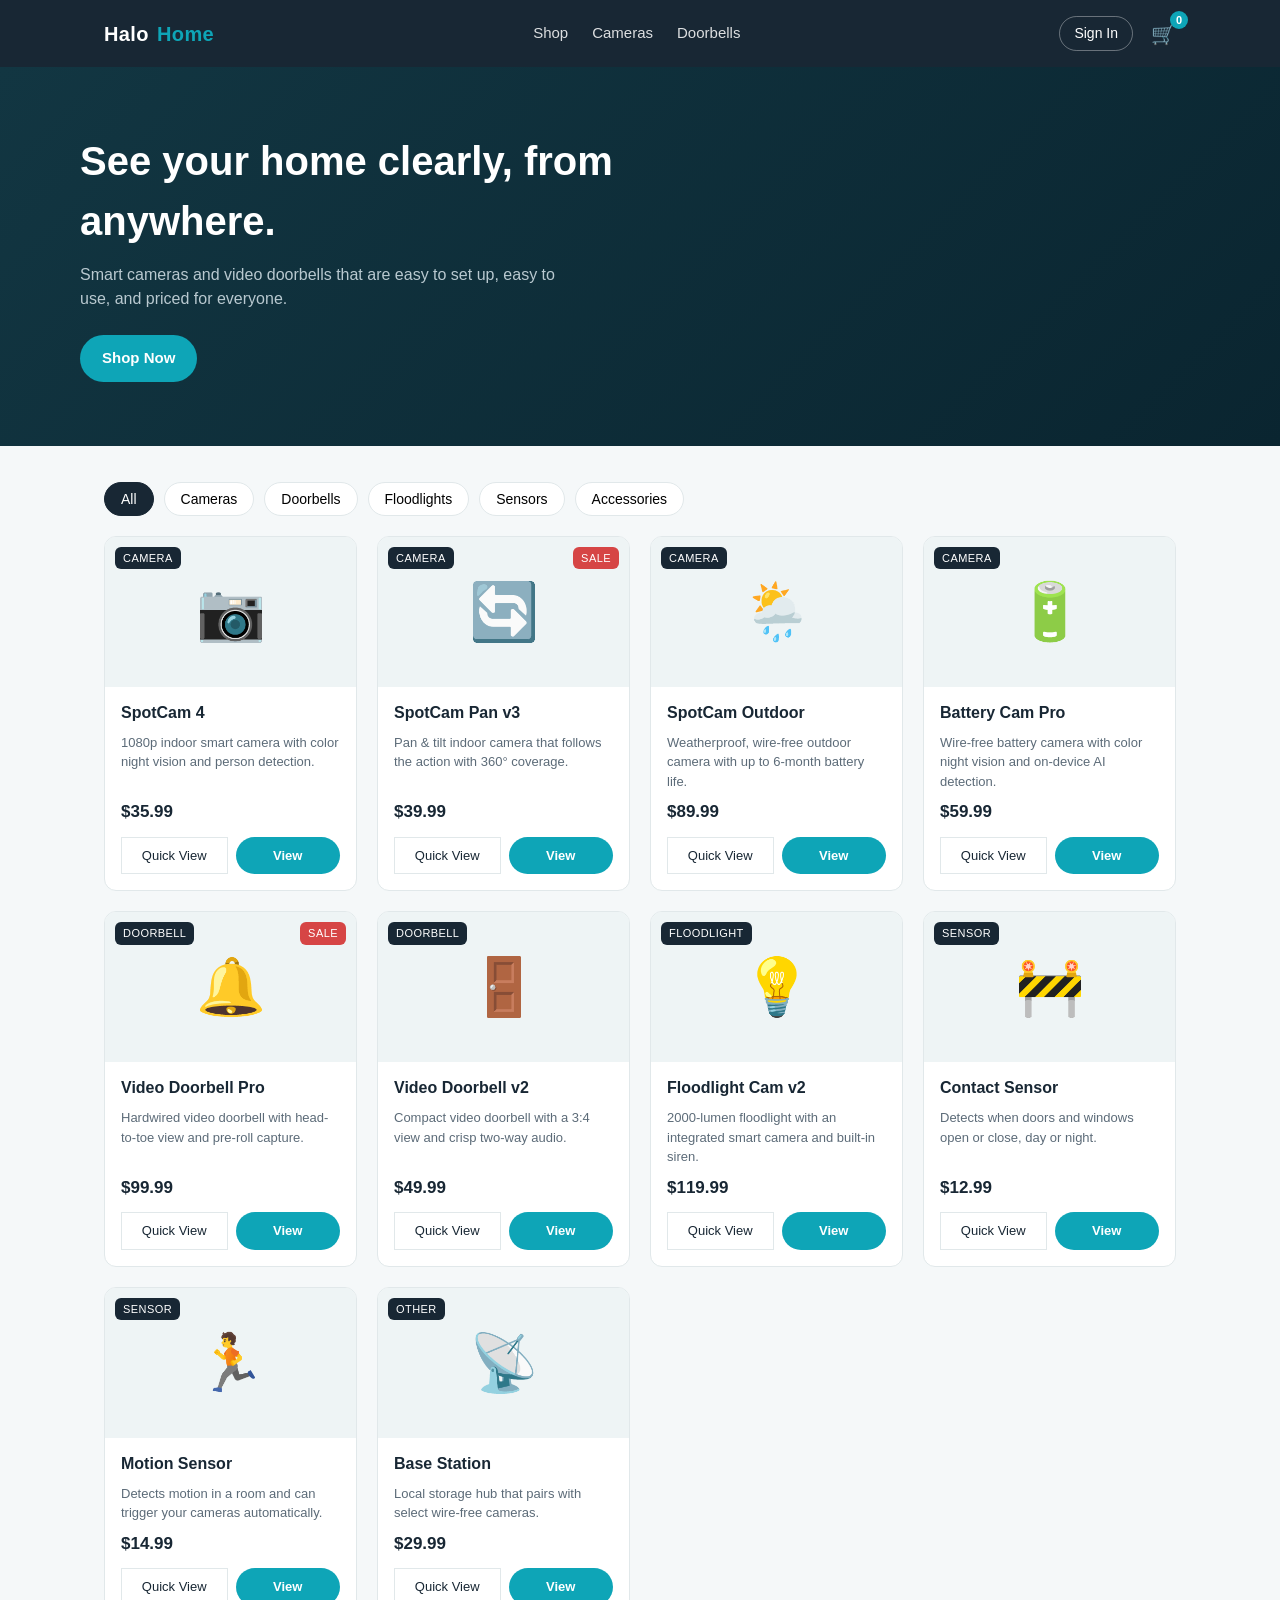
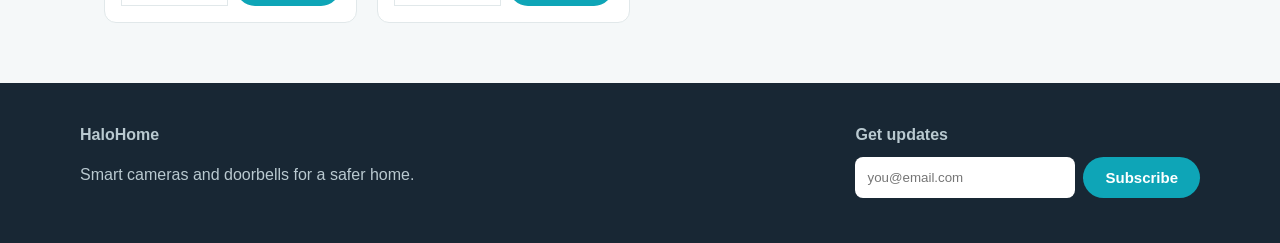
<file: index.html>
<!doctype html>
<html lang="en">
<head>
<meta charset="utf-8" />
<meta name="viewport" content="width=device-width, initial-scale=1" />
<title>HaloHome — Smart Home Security</title>
<link rel="stylesheet" href="css/style.css" />
<script src="js/rudder-config.js"></script>
</head>
<body>

<header class="site-header">
  <div class="header-inner">
    <a class="logo" href="index.html">Halo<span class="dot">Home</span></a>
    <nav class="main-nav">
      <a href="index.html">Shop</a>
      <a href="index.html#cameras">Cameras</a>
      <a href="index.html#doorbells">Doorbells</a>
    </nav>
    <div class="header-actions">
      <a class="btn-ghost-light" href="login.html" id="account-link">Sign In</a>
      <a class="cart-link" href="cart.html">🛒<span class="cart-badge" id="cart-count">0</span></a>
    </div>
  </div>
</header>

<section class="hero">
  <div class="hero-inner">
    <h1>See your home clearly, from anywhere.</h1>
    <p>Smart cameras and video doorbells that are easy to set up, easy to use, and priced for everyone.</p>
    <a class="btn" href="#shop">Shop Now</a>
  </div>
</section>

<div class="container" id="shop">
  <div class="filters" id="filters"></div>
  <div class="product-grid" id="product-grid"></div>
</div>

<div class="modal-backdrop" id="quick-view-modal">
  <div class="modal">
    <button class="modal-close" id="quick-view-close">✕</button>
    <div id="quick-view-body"></div>
  </div>
</div>

<div class="toast" id="toast"></div>

<footer class="site-footer">
  <div class="footer-inner">
    <div>
      <strong>HaloHome</strong>
      <p>Smart cameras and doorbells for a safer home.</p>
    </div>
    <div class="newsletter">
      <strong>Get updates</strong>
      <form id="newsletter-form">
        <input type="email" placeholder="you@email.com" required />
        <button class="btn" type="submit">Subscribe</button>
      </form>
    </div>
  </div>
</footer>

<script src="js/products.js"></script>
<script src="js/analytics.js"></script>
<script src="js/cart.js"></script>
<script>
  const CATEGORIES = ["all", "camera", "doorbell", "floodlight", "sensor", "other"];
  const CATEGORY_LABELS = {
    all: "All",
    camera: "Cameras",
    doorbell: "Doorbells",
    floodlight: "Floodlights",
    sensor: "Sensors",
    other: "Accessories"
  };
  let activeCategory = "all";

  function renderFilters() {
    const el = document.getElementById("filters");
    el.innerHTML = CATEGORIES.map(
      (c) => `<button class="filter-chip ${c === activeCategory ? "active" : ""}" data-cat="${c}">${CATEGORY_LABELS[c]}</button>`
    ).join("");
    el.querySelectorAll(".filter-chip").forEach((btn) => {
      btn.addEventListener("click", () => {
        activeCategory = btn.dataset.cat;
        renderFilters();
        renderGrid();
      });
    });
  }

  function renderGrid() {
    const grid = document.getElementById("product-grid");
    const items = activeCategory === "all" ? PRODUCTS : PRODUCTS.filter((p) => p.category === activeCategory);
    grid.innerHTML = items.map((p) => `
      <div class="product-card">
        <div class="product-media">
          <span class="badge">${p.category}</span>
          ${p.discount ? '<span class="badge discount">Sale</span>' : ""}
          ${p.icon}
        </div>
        <div class="product-body">
          <h3>${p.name}</h3>
          <p class="desc">${p.description}</p>
          <div class="price-row">
            <span class="price">${formatPrice(p.price)}</span>
          </div>
          <div class="card-actions">
            <button class="btn-secondary" data-quickview="${p.sku}">Quick View</button>
            <a class="btn" href="product.html?sku=${p.sku}">View</a>
          </div>
        </div>
      </div>
    `).join("");

    grid.querySelectorAll("[data-quickview]").forEach((btn) => {
      btn.addEventListener("click", () => openQuickView(btn.dataset.quickview));
    });
  }

  function openQuickView(sku) {
    const p = findProduct(sku);
    if (!p) return;
    document.getElementById("quick-view-body").innerHTML = `
      <div style="font-size:64px; text-align:center; margin-bottom:12px;">${p.icon}</div>
      <h2 style="margin:0 0 6px;">${p.name}</h2>
      <p style="color:var(--muted); margin:0 0 14px;">${p.description}</p>
      <p class="price" style="font-size:20px; margin-bottom:16px;">${formatPrice(p.price)}</p>
      <a class="btn" style="width:100%; text-align:center; display:block;" href="product.html?sku=${p.sku}">View Full Details</a>
    `;
    document.getElementById("quick-view-modal").classList.add("open");

    // product_viewed: fired for lightweight "quick look" impressions from the
    // grid, as distinct from the full pdp_viewed event on the PDP itself.
    trackProductViewed(p.name);
  }

  document.getElementById("quick-view-close").addEventListener("click", () => {
    document.getElementById("quick-view-modal").classList.remove("open");
  });
  document.getElementById("quick-view-modal").addEventListener("click", (e) => {
    if (e.target.id === "quick-view-modal") e.target.classList.remove("open");
  });

  function showToast(message) {
    const toast = document.getElementById("toast");
    toast.textContent = message;
    toast.classList.add("show");
    setTimeout(() => toast.classList.remove("show"), 2200);
  }

  document.getElementById("newsletter-form").addEventListener("submit", (e) => {
    e.preventDefault();
    trackFormSubmit();
    showToast("Thanks for subscribing!");
    e.target.reset();
  });

  const loggedInEmail = localStorage.getItem("halo_user_email");
  if (loggedInEmail) {
    const link = document.getElementById("account-link");
    link.textContent = "My Account";
    link.href = "account.html";
  }

  renderFilters();
  renderGrid();
  trackPage();
</script>
</body>
</html>
</file>
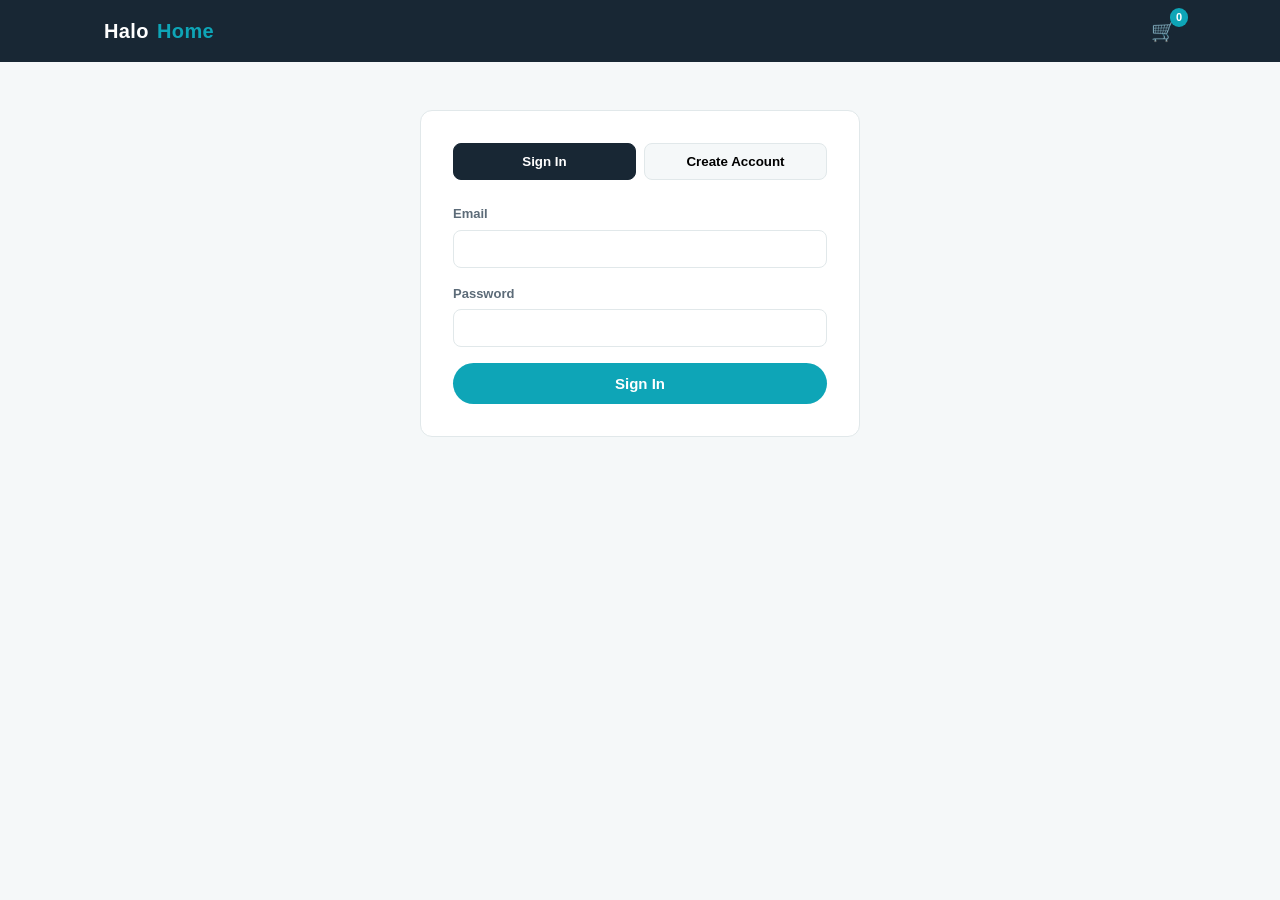
<file: account.html>
<!doctype html>
<html lang="en">
<head>
<meta charset="utf-8" />
<meta name="viewport" content="width=device-width, initial-scale=1" />
<title>My Account — HaloHome</title>
<link rel="stylesheet" href="css/style.css" />
<script src="js/rudder-config.js"></script>
</head>
<body>

<header class="site-header">
  <div class="header-inner">
    <a class="logo" href="index.html">Halo<span class="dot">Home</span></a>
    <nav class="main-nav">
      <a href="index.html">Shop</a>
    </nav>
    <div class="header-actions">
      <button class="btn-ghost-light" id="logout-btn" style="cursor:pointer;">Log Out</button>
      <a class="cart-link" href="cart.html">🛒<span class="cart-badge" id="cart-count">0</span></a>
    </div>
  </div>
</header>

<div class="container" id="account-root"></div>

<div class="toast" id="toast"></div>

<script src="js/products.js"></script>
<script src="js/analytics.js"></script>
<script src="js/cart.js"></script>
<script>
  const email = localStorage.getItem("halo_user_email");
  const root = document.getElementById("account-root");

  if (!email) {
    location.href = "login.html";
  } else {
    const profile = JSON.parse(localStorage.getItem("halo_profile") || "{}");
    const orders = JSON.parse(localStorage.getItem("halo_orders") || "[]");
    const eligibleDevices = PRODUCTS.filter((p) => p.hasLiveDemo);
    const subs = JSON.parse(localStorage.getItem("halo_subscriptions") || "{}");

    root.innerHTML = `
      <h1>My Account</h1>
      <p style="color:var(--muted); margin-top:-10px;">Signed in as ${email}</p>

      <div class="account-grid">
        <div class="panel">
          <h2>Profile</h2>
          <form id="profile-form">
            <div class="field"><label>Username *</label><input required id="username" value="${profile.username || ""}" /></div>
            <div class="form-grid-2">
              <div class="field"><label>State</label><input id="state" maxlength="2" placeholder="CA" value="${profile.state || ""}" /></div>
              <div class="field"><label>ZIP code</label><input id="zipcode" value="${profile.zipcode || ""}" /></div>
            </div>
            <button class="btn" type="submit">Save Profile</button>
          </form>
        </div>

        <div class="panel">
          <h2>Order History</h2>
          ${orders.length === 0 ? '<p style="color:var(--muted);">No orders yet.</p>' : orders.map((o) => `
            <div class="order-row">
              <strong>${o.order_number}</strong> — ${new Date(o.order_date).toLocaleDateString()}<br/>
              ${o.items.map((i) => `${i.name} × ${i.qty}`).join(", ")}<br/>
              Total: ${formatPrice(o.total)}
            </div>
          `).join("")}
        </div>

        <div class="panel" style="grid-column: 1 / -1;">
          <h2>Cam Plus Subscriptions</h2>
          <p style="color:var(--muted); font-size:13px; margin-top:-8px;">Cloud recording plans for your camera-equipped devices.</p>
          <div id="devices-list"></div>
        </div>
      </div>
    `;

    document.getElementById("devices-list").innerHTML = eligibleDevices.map((d) => {
      const sub = subs[d.sku];
      return `
        <div class="device-row">
          <div>
            <strong>${d.icon} ${d.name}</strong>
            <div class="meta">${sub ? `Plan: ${sub.plan} — since ${new Date(sub.since).toLocaleDateString()}` : "No active plan"}</div>
          </div>
          <div class="sub-actions">
            <select data-plan-for="${d.sku}">
              <option value="cam_plus_lite">Cam Plus Lite — $1.99/mo</option>
              <option value="cam_plus_standard">Cam Plus Standard — $2.99/mo</option>
              <option value="cam_plus_pro">Cam Plus Pro — $4.99/mo</option>
            </select>
            <button data-action="start" data-sku="${d.sku}">Subscribe</button>
            <button data-action="renew" data-sku="${d.sku}">Renew</button>
            <button data-action="upgrade" data-sku="${d.sku}">Upgrade</button>
          </div>
        </div>
      `;
    }).join("");

    const planPrices = { cam_plus_lite: 1.99, cam_plus_standard: 2.99, cam_plus_pro: 4.99 };

    document.getElementById("devices-list").querySelectorAll("[data-action]").forEach((btn) => {
      btn.addEventListener("click", () => {
        const sku = btn.dataset.sku;
        const action = btn.dataset.action;
        const select = document.querySelector(`[data-plan-for="${sku}"]`);
        const subscription_type = select.value;
        const props = {
          device_id: sku,
          invoice_amount: planPrices[subscription_type],
          invoice_date: new Date().toISOString(),
          shopify_customer_id: shopifyCustomerId,
          subscription_type
        };

        if (action === "start") trackSubscriptionStart(props);
        if (action === "renew") trackSubscriptionRenewal(props);
        if (action === "upgrade") trackSubscriptionUpgrade(props);

        const subs = JSON.parse(localStorage.getItem("halo_subscriptions") || "{}");
        subs[sku] = { plan: subscription_type, since: props.invoice_date };
        localStorage.setItem("halo_subscriptions", JSON.stringify(subs));

        showToast(`${action === "start" ? "Subscribed" : action === "renew" ? "Renewed" : "Upgraded"} plan for ${sku}`);
      });
    });

    document.getElementById("profile-form").addEventListener("submit", (e) => {
      e.preventDefault();
      const username = document.getElementById("username").value;
      const state = document.getElementById("state").value;
      const zipcode = document.getElementById("zipcode").value;

      trackAccountUpdated({ username, state, zipcode });
      localStorage.setItem("halo_profile", JSON.stringify({ username, state, zipcode }));
      showToast("Profile saved");
    });
  }

  document.getElementById("logout-btn").addEventListener("click", () => {
    localStorage.removeItem("halo_user_email");
    location.href = "index.html";
  });

  function showToast(message) {
    const toast = document.getElementById("toast");
    toast.textContent = message;
    toast.classList.add("show");
    setTimeout(() => toast.classList.remove("show"), 2200);
  }

  trackPage();
</script>
</body>
</html>
</file>
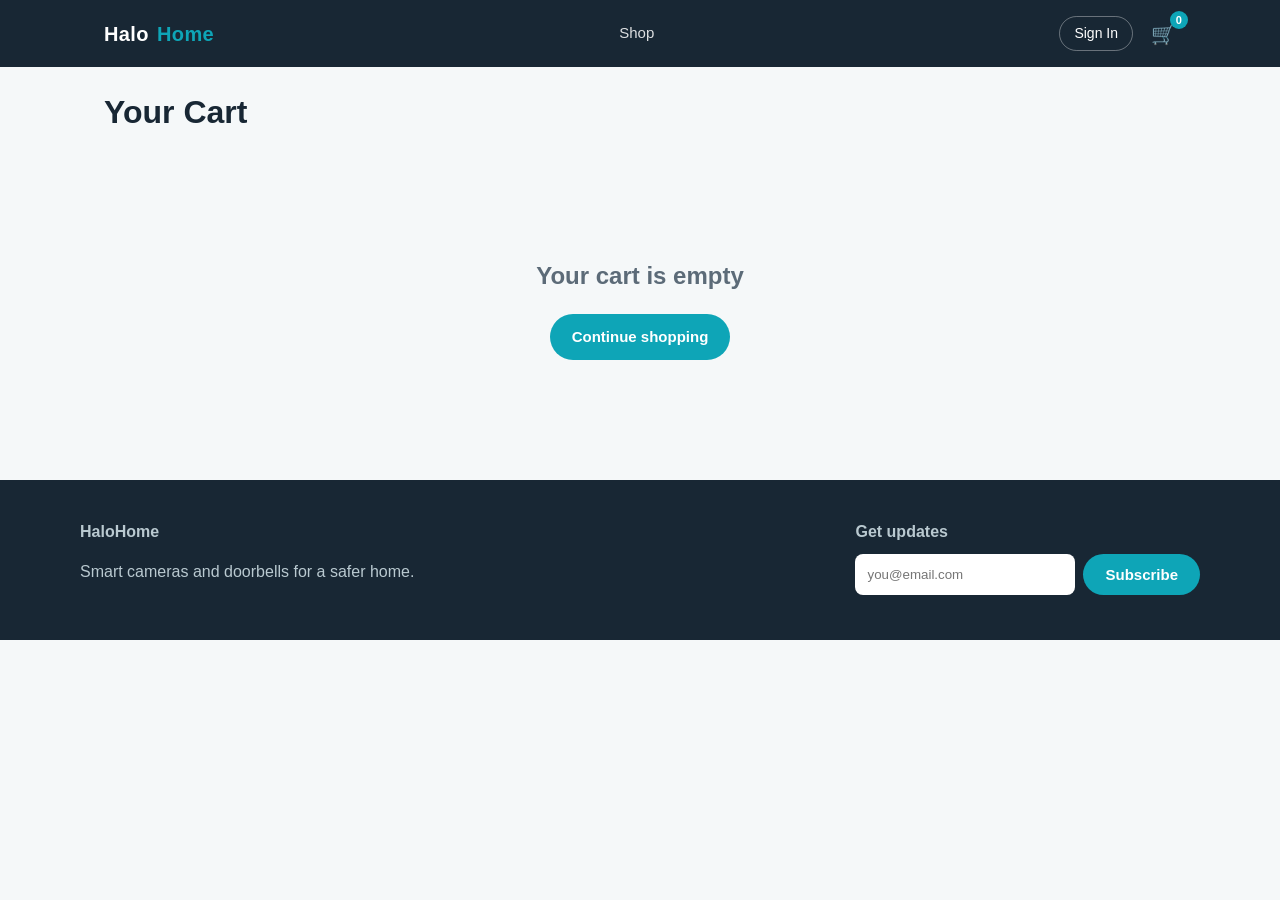
<file: cart.html>
<!doctype html>
<html lang="en">
<head>
<meta charset="utf-8" />
<meta name="viewport" content="width=device-width, initial-scale=1" />
<title>Your Cart — HaloHome</title>
<link rel="stylesheet" href="css/style.css" />
<script src="js/rudder-config.js"></script>
</head>
<body>

<header class="site-header">
  <div class="header-inner">
    <a class="logo" href="index.html">Halo<span class="dot">Home</span></a>
    <nav class="main-nav">
      <a href="index.html">Shop</a>
    </nav>
    <div class="header-actions">
      <a class="btn-ghost-light" href="login.html" id="account-link">Sign In</a>
      <a class="cart-link" href="cart.html">🛒<span class="cart-badge" id="cart-count">0</span></a>
    </div>
  </div>
</header>

<div class="container">
  <h1>Your Cart</h1>
  <div id="cart-root"></div>
</div>

<footer class="site-footer">
  <div class="footer-inner">
    <div>
      <strong>HaloHome</strong>
      <p>Smart cameras and doorbells for a safer home.</p>
    </div>
    <div class="newsletter">
      <strong>Get updates</strong>
      <form id="newsletter-form">
        <input type="email" placeholder="you@email.com" required />
        <button class="btn" type="submit">Subscribe</button>
      </form>
    </div>
  </div>
</footer>

<script src="js/products.js"></script>
<script src="js/analytics.js"></script>
<script src="js/cart.js"></script>
<script>
  function renderCart() {
    const root = document.getElementById("cart-root");
    const items = getCart();

    if (items.length === 0) {
      root.innerHTML = `<div class="empty-state"><h2>Your cart is empty</h2><a class="btn" href="index.html">Continue shopping</a></div>`;
      return;
    }

    root.innerHTML = `
      <table class="cart-table">
        <thead>
          <tr><th>Product</th><th>Price</th><th>Qty</th><th>Total</th><th></th></tr>
        </thead>
        <tbody>
          ${items.map((item) => `
            <tr>
              <td>${item.name}</td>
              <td>${formatPrice(item.price)}</td>
              <td><input type="number" min="1" value="${item.qty}" data-qty="${item.sku}" style="width:60px; padding:6px; border:1px solid var(--border); border-radius:6px;" /></td>
              <td>${formatPrice(item.price * item.qty)}</td>
              <td><button class="btn-danger" data-remove="${item.sku}">Remove</button></td>
            </tr>
          `).join("")}
        </tbody>
      </table>
      <div class="cart-summary">
        <div class="row"><span>Subtotal</span><strong>${formatPrice(cartSubtotal())}</strong></div>
        <a class="btn" style="display:block; text-align:center; margin-top:12px;" href="checkout.html">Proceed to Checkout</a>
      </div>
    `;

    root.querySelectorAll("[data-qty]").forEach((input) => {
      input.addEventListener("change", () => {
        setQty(input.dataset.qty, parseInt(input.value, 10) || 1);
        renderCart();
      });
    });
    root.querySelectorAll("[data-remove]").forEach((btn) => {
      btn.addEventListener("click", () => {
        removeFromCart(btn.dataset.remove);
        renderCart();
      });
    });
  }

  document.getElementById("newsletter-form").addEventListener("submit", (e) => {
    e.preventDefault();
    trackFormSubmit();
    e.target.reset();
    alert("Thanks for subscribing!");
  });

  const loggedInEmail = localStorage.getItem("halo_user_email");
  if (loggedInEmail) {
    const link = document.getElementById("account-link");
    link.textContent = "My Account";
    link.href = "account.html";
  }

  renderCart();
  trackPage();
</script>
</body>
</html>
</file>
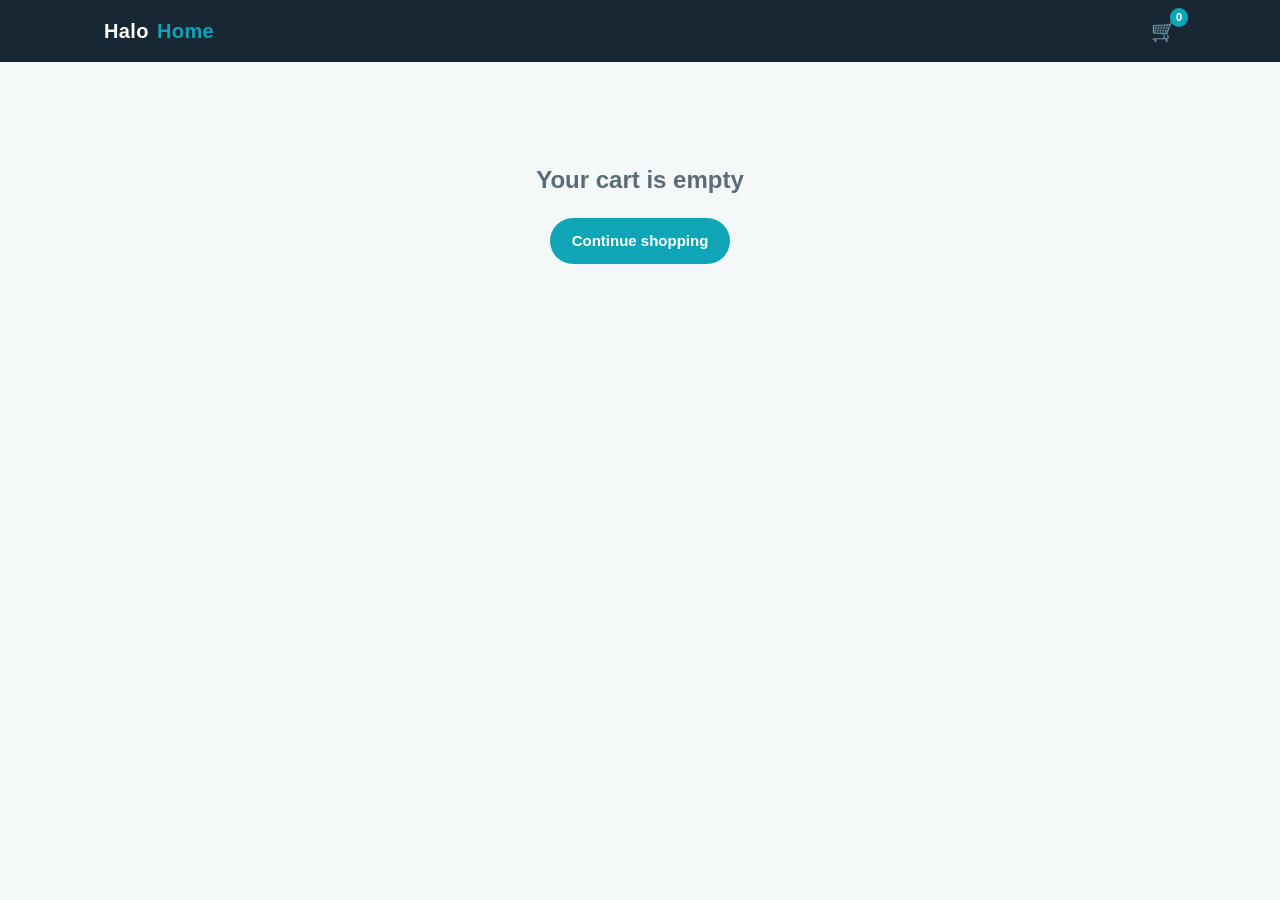
<file: checkout.html>
<!doctype html>
<html lang="en">
<head>
<meta charset="utf-8" />
<meta name="viewport" content="width=device-width, initial-scale=1" />
<title>Checkout — HaloHome</title>
<link rel="stylesheet" href="css/style.css" />
<script src="js/rudder-config.js"></script>
</head>
<body>

<header class="site-header">
  <div class="header-inner">
    <a class="logo" href="index.html">Halo<span class="dot">Home</span></a>
    <nav class="main-nav"></nav>
    <div class="header-actions">
      <a class="cart-link" href="cart.html">🛒<span class="cart-badge" id="cart-count">0</span></a>
    </div>
  </div>
</header>

<div class="container" id="checkout-root"></div>

<script src="js/products.js"></script>
<script src="js/analytics.js"></script>
<script src="js/cart.js"></script>
<script>
  const root = document.getElementById("checkout-root");
  const items = getCart();
  const savedEmail = localStorage.getItem("halo_user_email") || "";

  if (items.length === 0) {
    root.innerHTML = `<div class="empty-state"><h2>Your cart is empty</h2><a class="btn" href="index.html">Continue shopping</a></div>`;
  } else {
    root.innerHTML = `
      <div class="form-page" style="max-width:520px;">
        <h2>Checkout</h2>
        <p class="hint">Demo only — no real payment is processed and no card details are stored or sent anywhere.</p>
        <form id="checkout-form">
          <div class="form-grid-2">
            <div class="field"><label>First name</label><input required id="first_name" /></div>
            <div class="field"><label>Last name</label><input required id="last_name" /></div>
          </div>
          <div class="field"><label>Email</label><input required type="email" id="email" value="${savedEmail}" /></div>
          <div class="field"><label>Street address</label><input required id="address" /></div>
          <div class="form-grid-2">
            <div class="field"><label>State</label><input required id="state" maxlength="2" placeholder="CA" /></div>
            <div class="field"><label>ZIP code</label><input required id="zipcode" /></div>
          </div>
          <div class="form-grid-2">
            <div class="field"><label>Card number</label><input required placeholder="4242 4242 4242 4242" /></div>
            <div class="field"><label>Expiry</label><input required placeholder="MM/YY" /></div>
          </div>
          <div class="cart-summary" style="max-width:none; padding:16px; margin-bottom:20px;">
            ${items.map((i) => `<div class="row"><span>${i.name} × ${i.qty}</span><span>${formatPrice(i.price * i.qty)}</span></div>`).join("")}
            <div class="row" style="border-top:1px solid var(--border); padding-top:8px; margin-top:8px;"><strong>Total</strong><strong>${formatPrice(cartSubtotal())}</strong></div>
          </div>
          <button class="btn" type="submit" style="width:100%;">Place Order</button>
        </form>
      </div>
    `;

    document.getElementById("checkout-form").addEventListener("submit", (e) => {
      e.preventDefault();

      const first_name = document.getElementById("first_name").value;
      const last_name = document.getElementById("last_name").value;
      const email = document.getElementById("email").value;
      const state = document.getElementById("state").value;
      const zipcode = document.getElementById("zipcode").value;

      const orderNumber = "HH-" + Date.now().toString(36).toUpperCase();
      const orderDate = new Date().toISOString();

      items.forEach((item) => {
        trackOrderCompleted({
          order_number: orderNumber,
          email,
          shopify_customer_id: shopifyCustomerId,
          order_date: orderDate,
          device_id: item.sku,
          order_amount: item.price * item.qty,
          device_name: item.name,
          first_name,
          last_name,
        });
      });

      identifyUser(email, { email });

      const orders = JSON.parse(localStorage.getItem("halo_orders") || "[]");
      orders.unshift({
        order_number: orderNumber,
        order_date: orderDate,
        total: cartSubtotal(),
        items: items.map((i) => ({ name: i.name, sku: i.sku, qty: i.qty, category: i.category }))
      });
      localStorage.setItem("halo_orders", JSON.stringify(orders));
      localStorage.setItem("halo_user_email", email);

      clearCart();

      root.innerHTML = `
        <div class="confirmation">
          <div class="big-check">✅</div>
          <h2>Order confirmed</h2>
          <p>Order <strong>${orderNumber}</strong> has been placed. A confirmation was sent to ${email}.</p>
          <a class="btn" href="account.html">View my account</a>
          <a class="btn-secondary" style="margin-left:10px; padding:12px 22px; border-radius:999px;" href="index.html">Continue shopping</a>
        </div>
      `;
    });
  }

  trackPage();
</script>
</body>
</html>
</file>
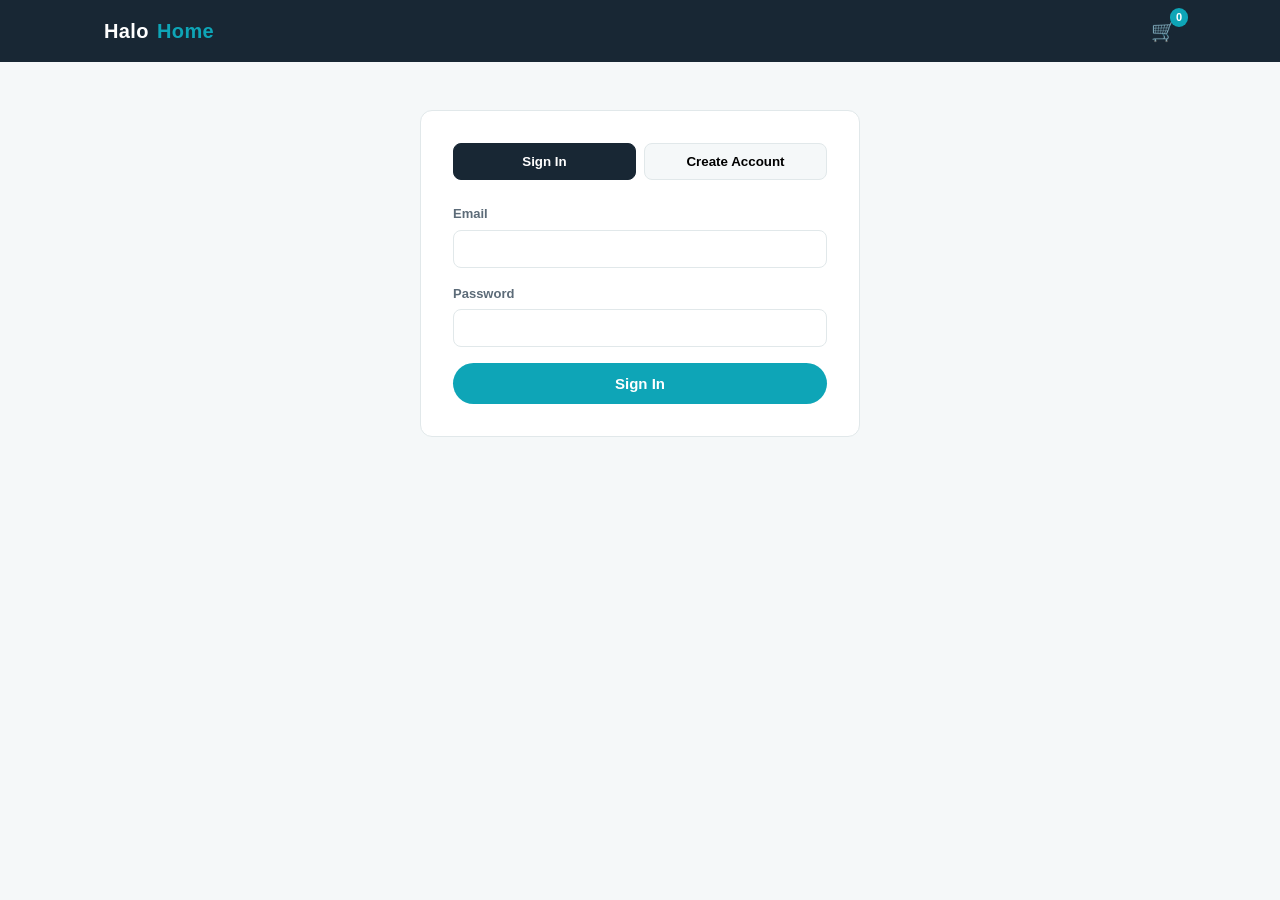
<file: login.html>
<!doctype html>
<html lang="en">
<head>
<meta charset="utf-8" />
<meta name="viewport" content="width=device-width, initial-scale=1" />
<title>Sign In — HaloHome</title>
<link rel="stylesheet" href="css/style.css" />
<script src="js/rudder-config.js"></script>
</head>
<body>

<header class="site-header">
  <div class="header-inner">
    <a class="logo" href="index.html">Halo<span class="dot">Home</span></a>
    <nav class="main-nav"></nav>
    <div class="header-actions">
      <a class="cart-link" href="cart.html">🛒<span class="cart-badge" id="cart-count">0</span></a>
    </div>
  </div>
</header>

<div class="container">
  <div class="form-page">
    <div class="form-tabs">
      <button id="tab-signin" class="active">Sign In</button>
      <button id="tab-signup">Create Account</button>
    </div>

    <div class="form-section active" id="section-signin">
      <form id="signin-form">
        <div class="field"><label>Email</label><input required type="email" id="signin-email" /></div>
        <div class="field"><label>Password</label><input required type="password" id="signin-password" /></div>
        <button class="btn" type="submit" style="width:100%;">Sign In</button>
      </form>
    </div>

    <div class="form-section" id="section-signup">
      <form id="signup-form">
        <div class="field"><label>Email</label><input required type="email" id="signup-email" /></div>
        <div class="field"><label>Password</label><input required type="password" id="signup-password" /></div>
        <div class="field"><label>Date of birth (optional)</label><input type="date" id="signup-dob" /></div>
        <button class="btn" type="submit" style="width:100%;">Create Account</button>
      </form>
    </div>
  </div>
</div>

<script src="js/products.js"></script>
<script src="js/analytics.js"></script>
<script src="js/cart.js"></script>
<script>
  document.getElementById("tab-signin").addEventListener("click", () => switchTab("signin"));
  document.getElementById("tab-signup").addEventListener("click", () => switchTab("signup"));

  function switchTab(tab) {
    document.getElementById("tab-signin").classList.toggle("active", tab === "signin");
    document.getElementById("tab-signup").classList.toggle("active", tab === "signup");
    document.getElementById("section-signin").classList.toggle("active", tab === "signin");
    document.getElementById("section-signup").classList.toggle("active", tab === "signup");
  }

  document.getElementById("signin-form").addEventListener("submit", (e) => {
    e.preventDefault();
    const email = document.getElementById("signin-email").value;

    trackLogin();
    identifyUser(email, { email });

    localStorage.setItem("halo_user_email", email);
    location.href = "account.html";
  });

  document.getElementById("signup-form").addEventListener("submit", (e) => {
    e.preventDefault();
    const email = document.getElementById("signup-email").value;
    const dob = document.getElementById("signup-dob").value;

    trackAccountCreated();
    identifyUser(email, dob ? { email, date_of_birth: dob } : { email });

    localStorage.setItem("halo_user_email", email);
    location.href = "account.html";
  });

  trackPage();
</script>
</body>
</html>
</file>
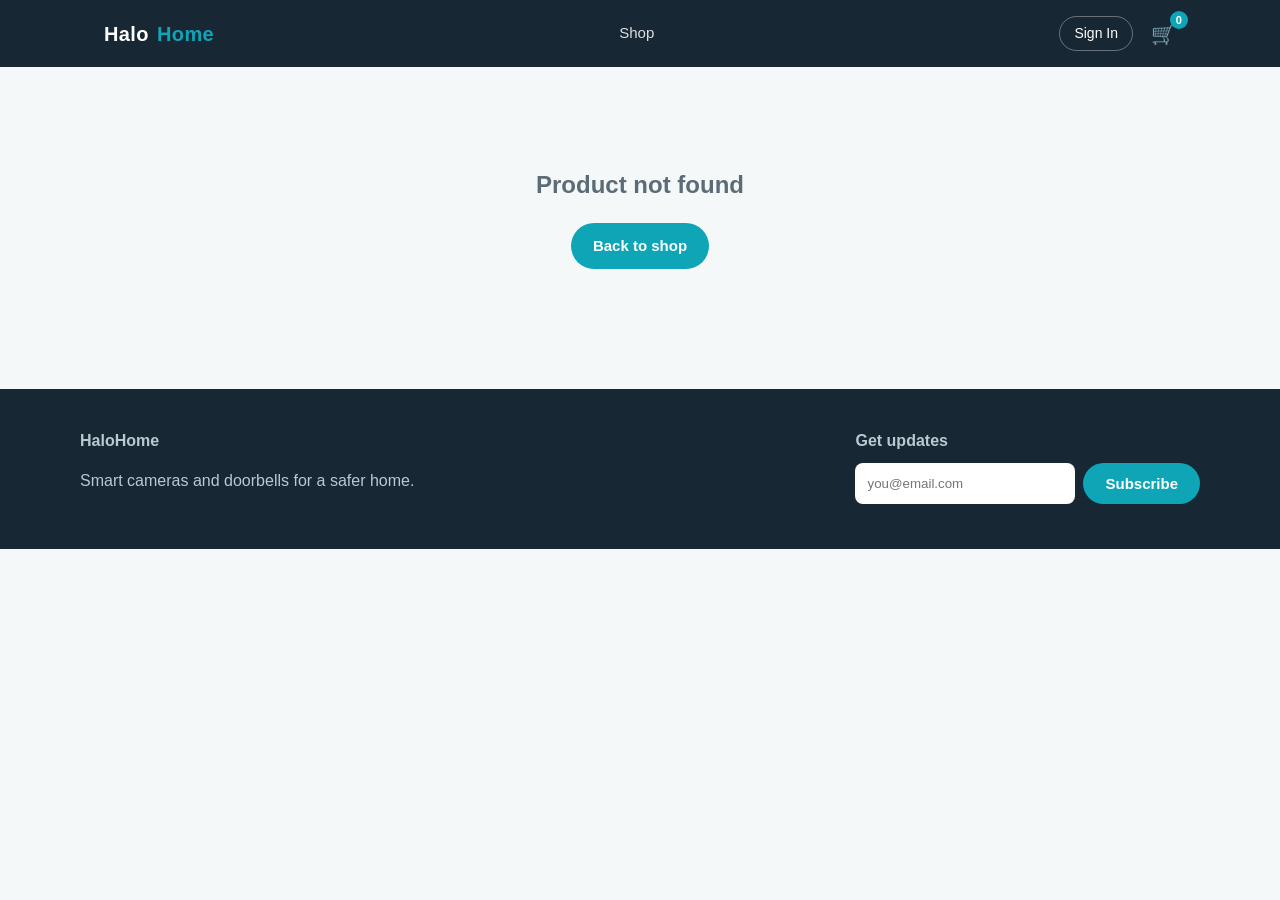
<file: product.html>
<!doctype html>
<html lang="en">
<head>
<meta charset="utf-8" />
<meta name="viewport" content="width=device-width, initial-scale=1" />
<title>Product — HaloHome</title>
<link rel="stylesheet" href="css/style.css" />
<script src="js/rudder-config.js"></script>
</head>
<body>

<header class="site-header">
  <div class="header-inner">
    <a class="logo" href="index.html">Halo<span class="dot">Home</span></a>
    <nav class="main-nav">
      <a href="index.html">Shop</a>
    </nav>
    <div class="header-actions">
      <a class="btn-ghost-light" href="login.html" id="account-link">Sign In</a>
      <a class="cart-link" href="cart.html">🛒<span class="cart-badge" id="cart-count">0</span></a>
    </div>
  </div>
</header>

<div class="container" id="pdp-root"></div>

<div class="toast" id="toast"></div>

<footer class="site-footer">
  <div class="footer-inner">
    <div>
      <strong>HaloHome</strong>
      <p>Smart cameras and doorbells for a safer home.</p>
    </div>
    <div class="newsletter">
      <strong>Get updates</strong>
      <form id="newsletter-form">
        <input type="email" placeholder="you@email.com" required />
        <button class="btn" type="submit">Subscribe</button>
      </form>
    </div>
  </div>
</footer>

<script src="js/products.js"></script>
<script src="js/analytics.js"></script>
<script src="js/cart.js"></script>
<script>
  const params = new URLSearchParams(location.search);
  const sku = params.get("sku");
  const product = findProduct(sku);
  const root = document.getElementById("pdp-root");

  if (!product) {
    root.innerHTML = `<div class="empty-state"><h2>Product not found</h2><a class="btn" href="index.html">Back to shop</a></div>`;
  } else {
    root.innerHTML = `
      <div class="pdp">
        <div class="pdp-media">${product.icon}</div>
        <div class="pdp-info">
          <span class="badge" style="position:static; display:inline-block; margin-bottom:10px;">${product.category}</span>
          <h1>${product.name}</h1>
          <p class="price">${formatPrice(product.price)}${product.discount ? ' <span style="color:var(--danger); font-size:14px;">Sale</span>' : ""}</p>
          <p class="desc">${product.description}</p>
          <div class="qty-row">
            <label for="qty">Qty</label>
            <input type="number" id="qty" value="1" min="1" />
            <button class="btn" id="add-to-cart">Add to Cart</button>
          </div>
          <div class="share-row">
            <button class="btn-ghost" id="share-btn">&#8679; Share</button>
          </div>
        </div>
      </div>
      ${product.hasLiveDemo ? `
      <div class="demo-panel" id="demo-panel">
        <h3>Try the live demo</h3>
        <div class="demo-screen" id="demo-screen">Tap a button below to preview this device</div>
        <div class="demo-buttons">
          <button data-demo="live_view">▶️ Start Live View</button>
          <button data-demo="motion_detected">🚶 Simulate Motion</button>
          <button data-demo="alarm_triggered">🚨 Trigger Alarm</button>
          <button data-demo="low_battery_notice">🔋 Low Battery Alert</button>
          <button data-demo="video_clip_viewed">🎬 View Sample Clip</button>
        </div>
      </div>` : ""}
    `;

    document.getElementById("add-to-cart").addEventListener("click", () => {
      const qty = Math.max(1, parseInt(document.getElementById("qty").value, 10) || 1);
      addToCart(product, qty);
      trackAddedToCart({ invoice_amount: product.price * qty, product_name: product.name });
      showToast(`Added ${product.name} to cart`);
    });

    document.getElementById("share-btn").addEventListener("click", async () => {
      let shareMethod;
      if (navigator.share) {
        try {
          await navigator.share({ title: product.name, url: location.href });
          shareMethod = "native_share";
        } catch (err) {
          if (err.name === "AbortError") return; // user dismissed — do not track
          // navigator.share failed unexpectedly; fall back to clipboard
          await navigator.clipboard.writeText(location.href);
          shareMethod = "copy_link";
          showToast("Link copied!");
        }
      } else {
        await navigator.clipboard.writeText(location.href);
        shareMethod = "copy_link";
        showToast("Link copied!");
      }
      trackProductShared(product, shareMethod);
    });

    if (product.hasLiveDemo) {
      let demoStarted = false;
      const screen = document.getElementById("demo-screen");
      const screenMessages = {
        live_view: "🔴 Live view streaming...",
        motion_detected: "🚶 Motion detected near the front entry",
        alarm_triggered: "🚨 Alarm triggered! Siren activated.",
        low_battery_notice: "🔋 Battery at 15% — time to recharge",
        video_clip_viewed: "🎬 Playing 12-second clip from 2 minutes ago"
      };

      document.querySelectorAll("[data-demo]").forEach((btn) => {
        btn.addEventListener("click", () => {
          if (!demoStarted) {
            demoStarted = true;
            trackCameraActivated(product.sku);
          }
          const type = btn.dataset.demo;
          screen.textContent = screenMessages[type];
          if (type === "live_view") trackLiveView(product.sku);
          if (type === "motion_detected") trackMotionDetected(product.sku);
          if (type === "alarm_triggered") trackAlarmTriggered(product.sku);
          if (type === "low_battery_notice") trackLowBatteryNotice(product.sku);
          if (type === "video_clip_viewed") trackVideoClipViewed(product.sku);
        });
      });
    }

    trackPdpViewed(product);
  }

  function showToast(message) {
    const toast = document.getElementById("toast");
    toast.textContent = message;
    toast.classList.add("show");
    setTimeout(() => toast.classList.remove("show"), 2200);
  }

  document.getElementById("newsletter-form").addEventListener("submit", (e) => {
    e.preventDefault();
    trackFormSubmit();
    showToast("Thanks for subscribing!");
    e.target.reset();
  });

  const loggedInEmail = localStorage.getItem("halo_user_email");
  if (loggedInEmail) {
    const link = document.getElementById("account-link");
    link.textContent = "My Account";
    link.href = "account.html";
  }

  trackPage();
</script>
</body>
</html>
</file>
<file: css/style.css>
:root {
  --accent: #0ea5b7;
  --accent-dark: #0b8494;
  --ink: #182734;
  --muted: #5c6b78;
  --bg: #f5f8f9;
  --card: #ffffff;
  --border: #e1e8ea;
  --danger: #d64545;
  --radius: 12px;
}

* { box-sizing: border-box; }

body {
  margin: 0;
  font-family: -apple-system, BlinkMacSystemFont, "Segoe UI", Roboto, sans-serif;
  background: var(--bg);
  color: var(--ink);
  line-height: 1.5;
}

a { color: inherit; text-decoration: none; }

.container {
  max-width: 1120px;
  margin: 0 auto;
  padding: 0 24px;
}

/* Header */
header.site-header {
  background: var(--ink);
  color: #fff;
  position: sticky;
  top: 0;
  z-index: 20;
}

.header-inner {
  display: flex;
  align-items: center;
  justify-content: space-between;
  padding: 16px 24px;
  max-width: 1120px;
  margin: 0 auto;
}

.logo {
  font-size: 20px;
  font-weight: 700;
  letter-spacing: 0.02em;
  display: flex;
  align-items: center;
  gap: 8px;
}

.logo .dot { color: var(--accent); }

nav.main-nav {
  display: flex;
  gap: 24px;
  font-size: 15px;
}

nav.main-nav a {
  opacity: 0.85;
}

nav.main-nav a:hover { opacity: 1; }

.header-actions {
  display: flex;
  align-items: center;
  gap: 18px;
}

.cart-link {
  position: relative;
  font-size: 20px;
}

.cart-badge {
  position: absolute;
  top: -8px;
  right: -12px;
  background: var(--accent);
  color: #fff;
  font-size: 11px;
  font-weight: 700;
  padding: 1px 6px;
  border-radius: 999px;
}

.btn-ghost-light {
  color: #fff;
  border: 1px solid rgba(255,255,255,0.35);
  padding: 6px 14px;
  border-radius: 999px;
  font-size: 14px;
}

/* Hero */
.hero {
  background: linear-gradient(135deg, #123642, #0a2530);
  color: #fff;
  padding: 64px 24px;
}

.hero-inner {
  max-width: 1120px;
  margin: 0 auto;
}

.hero h1 {
  font-size: 40px;
  margin: 0 0 12px;
  max-width: 560px;
}

.hero p {
  color: #b9c9d0;
  max-width: 480px;
  margin: 0 0 24px;
}

.btn {
  display: inline-block;
  background: var(--accent);
  color: #fff;
  border: none;
  padding: 12px 22px;
  border-radius: 999px;
  font-size: 15px;
  font-weight: 600;
  cursor: pointer;
  transition: background 0.15s ease;
}

.btn:hover { background: var(--accent-dark); }
.btn:disabled { background: #9fb3ba; cursor: not-allowed; }

.btn-secondary {
  background: transparent;
  color: var(--ink);
  border: 1px solid var(--border);
}

.btn-secondary:hover { background: #eef2f3; }

.btn-danger {
  background: transparent;
  color: var(--danger);
  border: 1px solid rgba(214,69,69,0.3);
}

/* Filters */
.filters {
  display: flex;
  gap: 10px;
  flex-wrap: wrap;
  margin: 36px 0 20px;
}

.filter-chip {
  padding: 8px 16px;
  border-radius: 999px;
  border: 1px solid var(--border);
  background: #fff;
  font-size: 14px;
  cursor: pointer;
}

.filter-chip.active {
  background: var(--ink);
  color: #fff;
  border-color: var(--ink);
}

/* Product grid */
.product-grid {
  display: grid;
  grid-template-columns: repeat(auto-fill, minmax(230px, 1fr));
  gap: 20px;
  margin: 20px 0 60px;
}

.product-card {
  background: var(--card);
  border: 1px solid var(--border);
  border-radius: var(--radius);
  overflow: hidden;
  display: flex;
  flex-direction: column;
}

.product-media {
  background: #eef4f5;
  height: 150px;
  display: flex;
  align-items: center;
  justify-content: center;
  font-size: 56px;
  position: relative;
}

.badge {
  position: absolute;
  top: 10px;
  left: 10px;
  background: var(--ink);
  color: #fff;
  font-size: 11px;
  text-transform: uppercase;
  letter-spacing: 0.04em;
  padding: 3px 8px;
  border-radius: 6px;
}

.badge.discount {
  left: auto;
  right: 10px;
  background: var(--danger);
}

.product-body {
  padding: 14px 16px 16px;
  display: flex;
  flex-direction: column;
  gap: 8px;
  flex: 1;
}

.product-body h3 {
  margin: 0;
  font-size: 16px;
}

.product-body p.desc {
  color: var(--muted);
  font-size: 13px;
  margin: 0;
  flex: 1;
}

.price-row {
  display: flex;
  align-items: baseline;
  gap: 8px;
}

.price {
  font-weight: 700;
  font-size: 17px;
}

.price.was {
  font-weight: 400;
  font-size: 13px;
  color: var(--muted);
  text-decoration: line-through;
}

.card-actions {
  display: flex;
  gap: 8px;
  margin-top: 4px;
}

.card-actions .btn, .card-actions .btn-secondary {
  flex: 1;
  padding: 9px 10px;
  font-size: 13px;
  text-align: center;
}

/* Modal (quick view) */
.modal-backdrop {
  position: fixed;
  inset: 0;
  background: rgba(10,20,25,0.55);
  display: none;
  align-items: center;
  justify-content: center;
  z-index: 50;
  padding: 20px;
}

.modal-backdrop.open { display: flex; }

.modal {
  background: #fff;
  border-radius: var(--radius);
  max-width: 420px;
  width: 100%;
  padding: 24px;
  position: relative;
}

.modal-close {
  position: absolute;
  top: 14px;
  right: 16px;
  background: none;
  border: none;
  font-size: 18px;
  cursor: pointer;
  color: var(--muted);
}

/* PDP */
.pdp {
  display: grid;
  grid-template-columns: 1fr 1fr;
  gap: 40px;
  padding: 40px 0;
}

@media (max-width: 780px) {
  .pdp { grid-template-columns: 1fr; }
}

.pdp-media {
  background: #eef4f5;
  border-radius: var(--radius);
  height: 340px;
  display: flex;
  align-items: center;
  justify-content: center;
  font-size: 120px;
}

.pdp-info h1 { margin: 0 0 6px; font-size: 28px; }
.pdp-info .price { font-size: 24px; }
.pdp-info p.desc { color: var(--muted); margin: 14px 0 20px; }

.qty-row {
  display: flex;
  align-items: center;
  gap: 12px;
  margin: 16px 0;
}

.qty-row input {
  width: 60px;
  padding: 8px;
  border: 1px solid var(--border);
  border-radius: 8px;
  text-align: center;
}

.demo-panel {
  margin-top: 32px;
  border: 1px solid var(--border);
  border-radius: var(--radius);
  padding: 20px;
  background: #fbfdfd;
}

.demo-panel h3 { margin-top: 0; font-size: 16px; }

.demo-screen {
  background: #0e1b22;
  color: #7ee1ee;
  border-radius: 8px;
  height: 140px;
  display: flex;
  align-items: center;
  justify-content: center;
  font-size: 14px;
  margin-bottom: 14px;
  text-align: center;
  padding: 12px;
  transition: background 0.2s ease;
}

.demo-buttons {
  display: flex;
  flex-wrap: wrap;
  gap: 8px;
}

.demo-buttons button {
  padding: 8px 12px;
  font-size: 13px;
  border-radius: 8px;
  border: 1px solid var(--border);
  background: #fff;
  cursor: pointer;
}

.demo-buttons button:hover { border-color: var(--accent); color: var(--accent-dark); }

/* Forms */
.form-page {
  max-width: 440px;
  margin: 48px auto;
  background: #fff;
  border: 1px solid var(--border);
  border-radius: var(--radius);
  padding: 32px;
}

.form-page h2 { margin-top: 0; }

.field { margin-bottom: 16px; }

.field label {
  display: block;
  font-size: 13px;
  font-weight: 600;
  margin-bottom: 6px;
  color: var(--muted);
}

.field input, .field select {
  width: 100%;
  padding: 10px 12px;
  border: 1px solid var(--border);
  border-radius: 8px;
  font-size: 14px;
}

.form-grid-2 {
  display: grid;
  grid-template-columns: 1fr 1fr;
  gap: 14px;
}

.form-tabs {
  display: flex;
  gap: 8px;
  margin-bottom: 24px;
}

.form-tabs button {
  flex: 1;
  padding: 10px;
  border-radius: 8px;
  border: 1px solid var(--border);
  background: #f5f8f9;
  cursor: pointer;
  font-weight: 600;
}

.form-tabs button.active {
  background: var(--ink);
  color: #fff;
  border-color: var(--ink);
}

.form-section { display: none; }
.form-section.active { display: block; }

.hint { font-size: 12px; color: var(--muted); margin-top: -8px; margin-bottom: 16px; }

/* Cart page */
.cart-table {
  width: 100%;
  border-collapse: collapse;
  margin: 24px 0;
}

.cart-table th, .cart-table td {
  text-align: left;
  padding: 12px 8px;
  border-bottom: 1px solid var(--border);
  font-size: 14px;
}

.cart-summary {
  max-width: 320px;
  margin-left: auto;
  background: #fff;
  border: 1px solid var(--border);
  border-radius: var(--radius);
  padding: 20px;
}

.cart-summary .row {
  display: flex;
  justify-content: space-between;
  margin-bottom: 8px;
}

.empty-state {
  text-align: center;
  padding: 80px 20px;
  color: var(--muted);
}

/* Account */
.account-grid {
  display: grid;
  grid-template-columns: 1fr 1fr;
  gap: 24px;
  margin: 32px 0 60px;
}

@media (max-width: 780px) {
  .account-grid { grid-template-columns: 1fr; }
}

.panel {
  background: #fff;
  border: 1px solid var(--border);
  border-radius: var(--radius);
  padding: 24px;
}

.panel h2 { margin-top: 0; font-size: 18px; }

.device-row {
  display: flex;
  align-items: center;
  justify-content: space-between;
  border: 1px solid var(--border);
  border-radius: 8px;
  padding: 12px 14px;
  margin-bottom: 10px;
  gap: 10px;
  flex-wrap: wrap;
}

.device-row .meta { font-size: 13px; color: var(--muted); }

.sub-actions {
  display: flex;
  gap: 6px;
  flex-wrap: wrap;
}

.sub-actions button {
  font-size: 12px;
  padding: 6px 10px;
  border-radius: 6px;
  border: 1px solid var(--border);
  background: #f5f8f9;
  cursor: pointer;
}

.order-row {
  border: 1px solid var(--border);
  border-radius: 8px;
  padding: 12px 14px;
  margin-bottom: 10px;
  font-size: 13px;
}

/* Footer */
footer.site-footer {
  background: var(--ink);
  color: #b9c9d0;
  margin-top: 40px;
  padding: 40px 24px;
}

.footer-inner {
  max-width: 1120px;
  margin: 0 auto;
  display: flex;
  justify-content: space-between;
  gap: 30px;
  flex-wrap: wrap;
}

.newsletter form {
  display: flex;
  gap: 8px;
  margin-top: 10px;
}

.newsletter input {
  padding: 10px 12px;
  border-radius: 8px;
  border: none;
  min-width: 220px;
}

/* Toast */
.toast {
  position: fixed;
  bottom: 24px;
  right: 24px;
  background: var(--ink);
  color: #fff;
  padding: 12px 18px;
  border-radius: 8px;
  font-size: 14px;
  opacity: 0;
  transform: translateY(10px);
  transition: all 0.25s ease;
  z-index: 100;
}

.toast.show {
  opacity: 1;
  transform: translateY(0);
}

.confirmation {
  max-width: 560px;
  margin: 60px auto;
  text-align: center;
  background: #fff;
  border: 1px solid var(--border);
  border-radius: var(--radius);
  padding: 40px;
}

.confirmation .big-check { font-size: 48px; }
</file>
